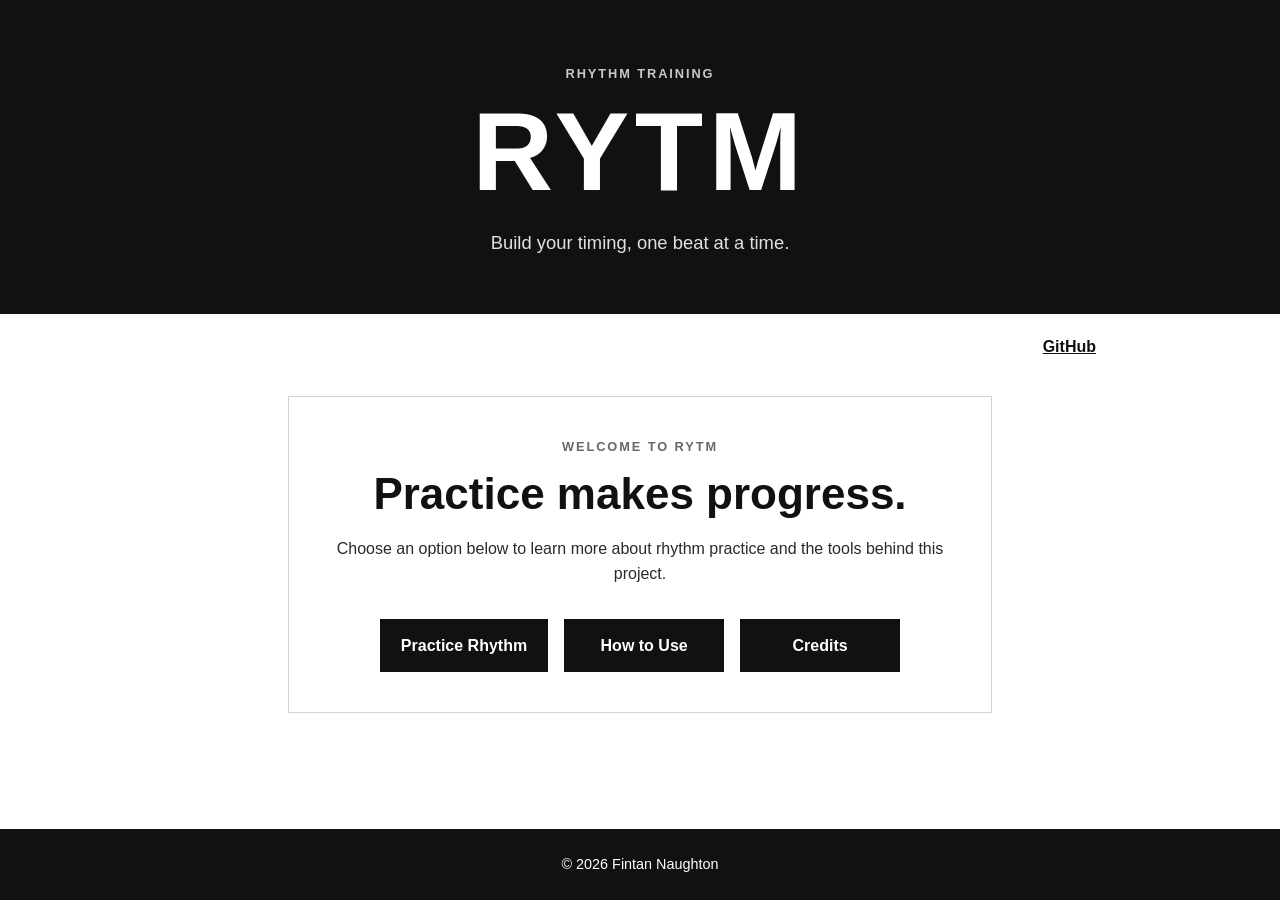
<file: finalProject/index.html>
<!DOCTYPE html>
<html lang="en">
  <head>
    <meta charset="UTF-8" />
    <meta name="viewport" content="width=device-width, initial-scale=1.0" />
    <title>RYTM | Practice Sight Reading</title>
    <link rel="stylesheet" href="./style.css" />
    <script src="./app.js" defer></script>
  </head>
  <body class="page">
    <header class="site-header">
      <div class="header-content">
        <p class="eyebrow">Rhythm training</p>
        <h1>RYTM</h1>
        <p class="hero-copy">
          Build your timing, one beat at a time.
        </p>
      </div>
    </header>

    <nav class="site-nav" aria-label="Main navigation">
      <a class="nav-link" href="https://github.com/finNaughton" target="_blank" rel="noopener noreferrer">GitHub</a>
    </nav>

    <main class="main-content">
      <section class="welcome-section" aria-labelledby="welcome-heading">
        <p class="section-kicker">Welcome to RYTM</p>
        <h2 id="welcome-heading">Practice makes progress.</h2>
        <p>
          Choose an option below to learn more about rhythm practice and the
          tools behind this project.
        </p>
        <div class="action-group" aria-label="RYTM options">
          <button class="action-button" type="button" data-section="practice-section" aria-expanded="false">
            Practice Rhythm
          </button>
          <button class="action-button" type="button" data-section="how-to-section" aria-expanded="false">
            How to Use
          </button>
          <button class="action-button" type="button" data-section="credits-section" aria-expanded="false">
            Credits
          </button>
        </div>
      </section>

      <section class="content-section is-hidden" id="practice-section" aria-labelledby="practice-heading" hidden>
        <p class="section-kicker">Practice mode</p>
        <h2 id="practice-heading">Practice Rhythm</h2>
        <p class="coming-soon">Rhythms Coming Soon</p>
        <p>Check back soon to practice reading and playing rhythms in time.</p>
      </section>

      <section class="content-section is-hidden" id="how-to-section" aria-labelledby="how-to-heading" hidden>
        <p class="section-kicker">Your practice session</p>
        <h2 id="how-to-heading">How to Use</h2>
        <ol class="steps">
          <li>A random rhythm will be presented to you.</li>
          <li>View the rhythm before beginning, then select the practice button.</li>
          <li>Listen for four metronome clicks to get yourself in time.</li>
          <li>Press any key on your keyboard in time with the rhythm.</li>
        </ol>
      </section>

      <section class="content-section is-hidden" id="credits-section" aria-labelledby="credits-heading" hidden>
        <p class="section-kicker">About the project</p>
        <h2 id="credits-heading">Credits</h2>
        <p>
          RYTM was created by
          <a href="https://github.com/finNaughton" target="_blank" rel="noopener noreferrer">Fintan Naughton</a>.
        </p>
        <p>
          Developed with assistance from AI tools, including GitHub Copilot.
        </p>
      </section>
    </main>

    <footer class="site-footer">
      <p>&copy; 2026 Fintan Naughton</p>
    </footer>
  </body>
</html>
</file>
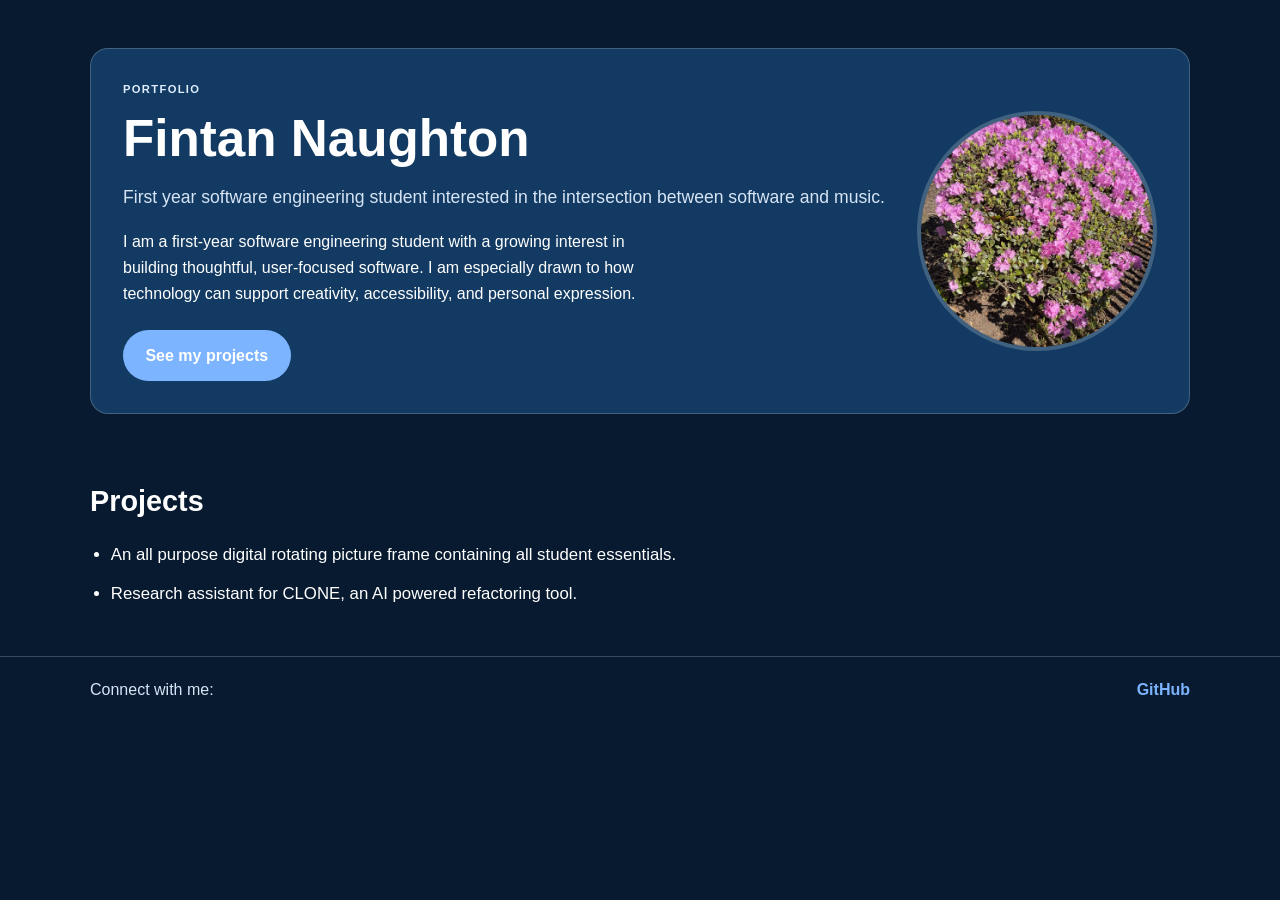
<file: labs/lab3/index.html>
<!DOCTYPE html>
<html lang="en">
  <head>
    <meta charset="UTF-8" />
    <meta name="viewport" content="width=device-width, initial-scale=1.0" />
    <title>Fintan Naughton | Portfolio</title>
    <link rel="stylesheet" href="./style.css" />
  </head>
  <body>
    <header class="site-header">
      <div class="container hero">
        <div class="hero-copy">
          <p class="eyebrow">Portfolio</p>
          <h1>Fintan Naughton</h1>
          <p class="subtitle">
            First year software engineering student interested in the intersection between software and music.
          </p>
          <p class="bio">
            I am a first-year software engineering student with a growing interest in building thoughtful, user-focused software.
            I am especially drawn to how technology can support creativity, accessibility, and personal expression.
          </p>
          <a class="button" href="#projects">See my projects</a>
        </div>

        <div class="hero-visual">
          <img src="./assets/avatar.jpg" width="240" height="240" alt="Portrait of Fintan Naughton" />
        </div>
      </div>
    </header>

    <main>
      <section id="projects" class="projects container" aria-labelledby="projects-heading">
        <h2 id="projects-heading">Projects</h2>
        <ul>
          <li>An all purpose digital rotating picture frame containing all student essentials.</li>
          <li>Research assistant for CLONE, an AI powered refactoring tool.</li>
        </ul>
      </section>
    </main>

    <footer class="site-footer">
      <div class="container footer-content">
        <p>Connect with me:</p>
        <a href="https://github.com/finNaughton" target="_blank" rel="noopener">GitHub</a>
      </div>
    </footer>
  </body>
</html>
</file>
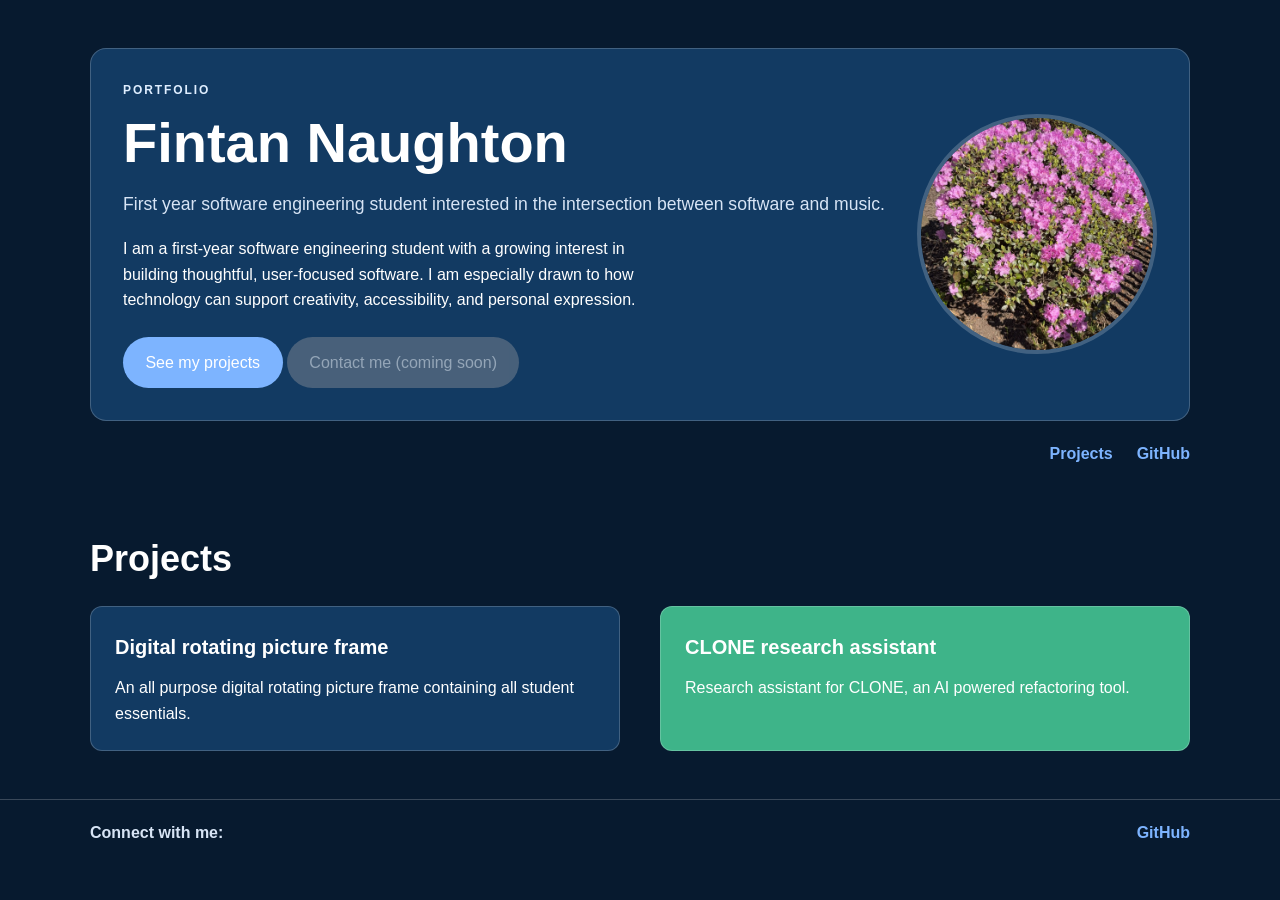
<file: labs/lab4/index.html>
<!DOCTYPE html>
<html lang="en">
  <head>
    <meta charset="UTF-8" />
    <meta name="viewport" content="width=device-width, initial-scale=1.0" />
    <title>Fintan Naughton | Portfolio</title>
    <link rel="stylesheet" href="./style.css" />
  </head>
  <body class="page">
    <header class="site-header">
      <div class="container hero">
        <div class="hero-copy">
          <p class="eyebrow">Portfolio</p>
          <h1 class="hero-title">Fintan Naughton</h1>
          <p class="subtitle">
            First year software engineering student interested in the intersection between software and music.
          </p>
          <p class="bio">
            I am a first-year software engineering student with a growing interest in building thoughtful, user-focused software.
            I am especially drawn to how technology can support creativity, accessibility, and personal expression.
          </p>
          <a class="button" href="#projects">See my projects</a>
          <button class="button contact-button" type="button" disabled>Contact me (coming soon)</button>
        </div>

        <div class="hero-visual">
          <img class="avatar" src="./assets/avatar.jpg" alt="Portrait of Fintan Naughton" />
        </div>
      </div>

      <nav class="site-nav container" aria-label="Primary navigation">
        <a href="#projects">Projects</a>
        <a href="https://github.com/finNaughton" target="_blank" rel="noopener">GitHub</a>
      </nav>
    </header>

    <main>
      <section id="projects" class="projects container" aria-labelledby="projects-heading">
        <h2 class="projects-heading" id="projects-heading">Projects</h2>
        <div class="project-list">
          <article class="card">
            <h3 class="card-title">Digital rotating picture frame</h3>
            <p class="card-copy">An all purpose digital rotating picture frame containing all student essentials.</p>
          </article>
          <article class="card featured"> <!-- Hand edited by FN -->
            <h3 class="card-title">CLONE research assistant</h3>
            <p class="card-copy">Research assistant for CLONE, an AI powered refactoring tool.</p>
          </article>
        </div>
      </section>
    </main>

    <footer class="site-footer">
      <div class="container footer-content">
        <h2 class="footer-heading">Connect with me:</h2>
        <a href="https://github.com/finNaughton" target="_blank" rel="noopener">GitHub</a>
      </div>
    </footer>
  </body>
</html>
</file>
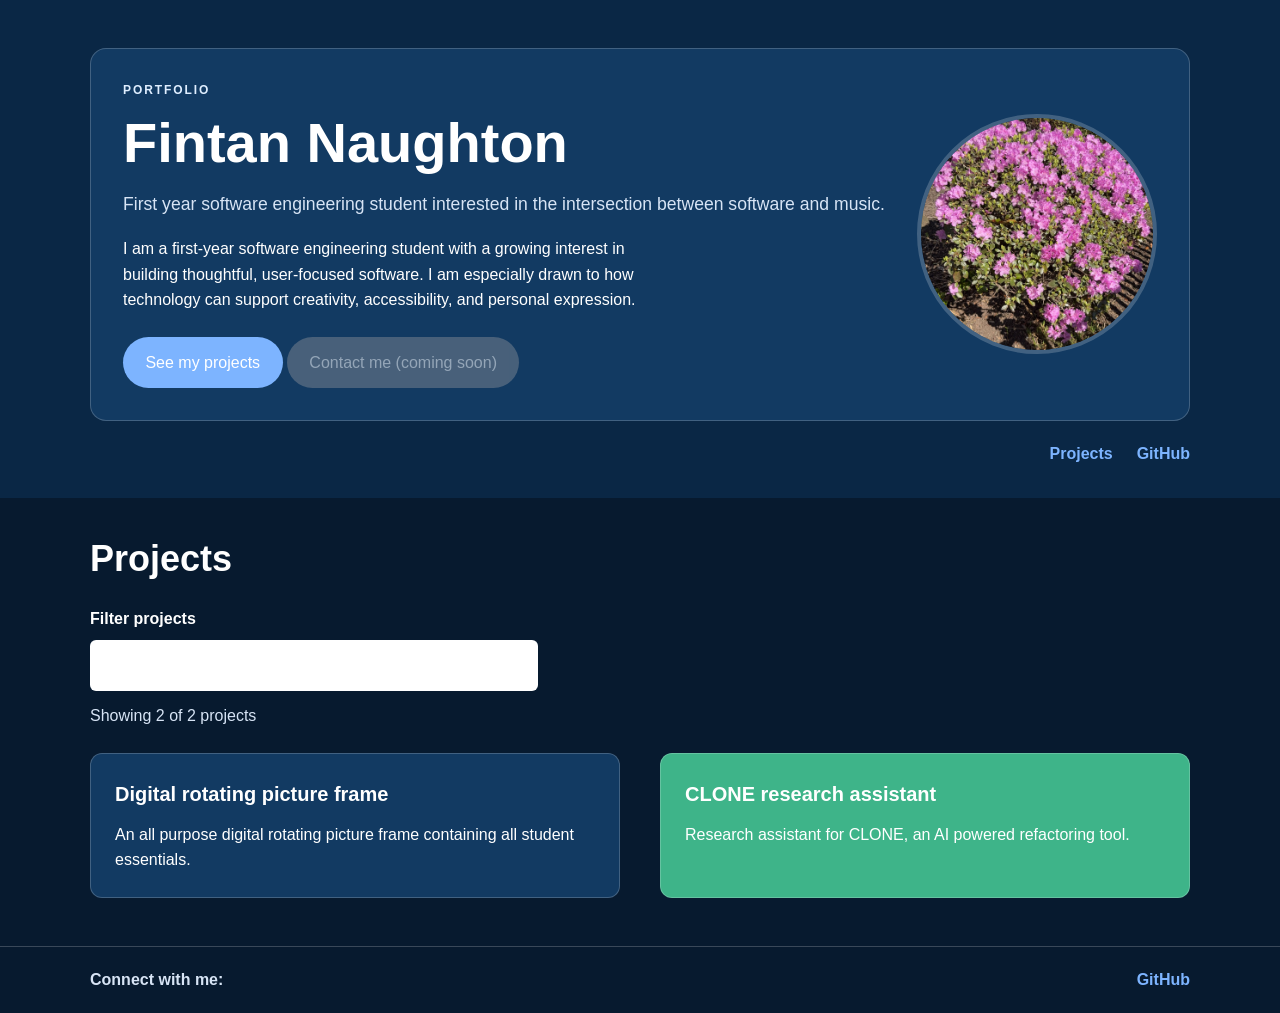
<file: labs/lab5/index.html>
<!DOCTYPE html>
<html lang="en">
  <head>
    <meta charset="UTF-8" />
    <meta name="viewport" content="width=device-width, initial-scale=1.0" />
    <title>Fintan Naughton | Portfolio</title>
    <link rel="stylesheet" href="./style.css" />
    <script src="./app.js" defer></script>
  </head>
  <body class="page">
    <header class="site-header">
      <div class="container hero">
        <div class="hero-copy">
          <p class="eyebrow">Portfolio</p>
          <h1 class="hero-title">Fintan Naughton</h1>
          <p class="subtitle">
            First year software engineering student interested in the intersection between software and music.
          </p>
          <p class="bio">
            I am a first-year software engineering student with a growing interest in building thoughtful, user-focused software.
            I am especially drawn to how technology can support creativity, accessibility, and personal expression.
          </p>
          <a class="button project-button" href="#projects">See my projects</a>
          <button class="button contact-button" type="button" disabled>Contact me (coming soon)</button>
        </div>

        <div class="hero-visual">
          <img class="avatar" src="./assets/avatar.jpg" alt="Portrait of Fintan Naughton" />
        </div>
      </div>

      <nav class="site-nav container" aria-label="Primary navigation">
        <a href="#projects">Projects</a>
        <a href="https://github.com/finNaughton" target="_blank" rel="noopener">GitHub</a>
      </nav>
    </header>

    <main>
      <section id="projects" class="projects container" aria-labelledby="projects-heading">
        <h2 class="projects-heading" id="projects-heading">Projects</h2>
        <div class="project-controls">
          <label class="filter-label" for="filter-input">Filter projects</label>
          <input class="filter-input" id="filter-input" type="search" />
          <p class="project-count" id="project-count">Showing 2 of 2 projects</p>
        </div>
        <div class="project-list">
          <article class="card">
            <h3 class="card-title">Digital rotating picture frame</h3>
            <p class="card-copy">An all purpose digital rotating picture frame containing all student essentials.</p>
          </article>
          <article class="card featured">
            <h3 class="card-title">CLONE research assistant</h3>
            <p class="card-copy">Research assistant for CLONE, an AI powered refactoring tool.</p>
          </article>
        </div>
      </section>
    </main>

    <footer class="site-footer">
      <div class="container footer-content">
        <h2 class="footer-heading">Connect with me:</h2>
        <a href="https://github.com/finNaughton" target="_blank" rel="noopener">GitHub</a>
      </div>
    </footer>
  </body>
</html>
</file>
<file: finalProject/style.css>
*, *::before, *::after {
  box-sizing: border-box;
}

:root {
  --black: #111111;
  --dark-gray: #2a2a2a;
  --mid-gray: #686868;
  --light-gray: #f2f2f2;
  --border-gray: #d2d2d2;
  --white: #ffffff;
}

.page {
  min-width: 0;
  min-height: 100vh;
  margin: 0;
  display: flex;
  flex-direction: column;
  background: var(--white);
  color: var(--black);
  font-family: Arial, Helvetica, sans-serif;
  line-height: 1.6;
}

.site-header {
  padding: 4rem 1.5rem 3.5rem;
  background: var(--black);
  color: var(--white);
  text-align: center;
}

.header-content,
.main-content,
.site-nav {
  width: min(100%, 60rem);
  margin: 0 auto;
}

.eyebrow,
.section-kicker {
  margin: 0 0 0.75rem;
  color: var(--mid-gray);
  font-size: 0.8rem;
  font-weight: 700;
  letter-spacing: 0.12rem;
  text-transform: uppercase;
}

.site-header .eyebrow {
  color: #c8c8c8;
}

h1,
h2,
p {
  overflow-wrap: break-word;
}

h1 {
  margin: 0;
  font-size: clamp(3.5rem, 12vw, 7rem);
  letter-spacing: 0.35rem;
  line-height: 1;
}

h2 {
  margin: 0;
  font-size: clamp(1.8rem, 5vw, 2.75rem);
  line-height: 1.15;
}

.hero-copy {
  max-width: 32rem;
  margin: 1.25rem auto 0;
  color: #e1e1e1;
  font-size: 1.15rem;
}

.site-nav {
  display: flex;
  justify-content: flex-end;
  padding: 1.25rem 1.5rem;
}

.nav-link,
.content-section a {
  color: var(--black);
  font-weight: 700;
}

.nav-link:hover,
.nav-link:focus-visible,
.content-section a:hover,
.content-section a:focus-visible {
  color: var(--mid-gray);
}

.main-content {
  flex: 1;
  padding: 1rem 1.5rem 4rem;
}

.welcome-section,
.content-section {
  max-width: 44rem;
  margin: 0 auto;
  padding: 2.5rem;
  border: 1px solid var(--border-gray);
}

.welcome-section {
  text-align: center;
}

.welcome-section > p:not(.section-kicker),
.content-section > p:not(.section-kicker):not(.coming-soon) {
  max-width: 38rem;
  margin: 1rem auto 0;
  color: var(--dark-gray);
}

.action-group {
  display: flex;
  flex-wrap: wrap;
  justify-content: center;
  gap: 1rem;
  margin-top: 2rem;
}

.action-button {
  min-width: 10rem;
  padding: 0.8rem 1.25rem;
  border: 1px solid var(--black);
  background: var(--black);
  color: var(--white);
  font: inherit;
  font-weight: 700;
  cursor: pointer;
  transition: background-color 0.2s ease, color 0.2s ease, transform 0.1s ease;
}

.action-button:hover {
  background: var(--white);
  color: var(--black);
}

.action-button:focus-visible {
  outline: 0.2rem solid var(--black);
  outline-offset: 0.25rem;
}

.action-button:active {
  background: var(--dark-gray);
  color: var(--white);
  transform: translateY(0.125rem);
}

.action-button:disabled {
  border-color: var(--border-gray);
  background: var(--light-gray);
  color: var(--mid-gray);
  cursor: not-allowed;
}

.content-section {
  margin-top: 2rem;
}

.is-hidden {
  display: none;
}

.content-section .section-kicker {
  color: var(--mid-gray);
}

.coming-soon {
  margin: 1.5rem 0 0;
  font-size: 1.75rem;
  font-weight: 700;
}

.steps {
  max-width: 38rem;
  margin: 1.5rem auto 0;
  padding-left: 1.5rem;
}

.steps li + li {
  margin-top: 0.75rem;
}

.site-footer {
  padding: 1.5rem;
  background: var(--black);
  color: var(--white);
  text-align: center;
}

.site-footer p {
  margin: 0;
  font-size: 0.9rem;
}

@media (max-width: 47.9375rem) {
  .site-header {
    padding: 3rem 1rem 2.5rem;
  }

  .site-nav {
    justify-content: center;
    padding-right: 1rem;
    padding-left: 1rem;
  }

  .main-content {
    padding-right: 1rem;
    padding-left: 1rem;
  }

  .welcome-section,
  .content-section {
    padding: 2rem 1.25rem;
  }

  .action-group {
    flex-direction: column;
  }

  .action-button {
    width: 100%;
  }
}
</file>
<file: labs/lab3/style.css>
* {
  box-sizing: border-box;
}

:root {
  --bg: #071a2f;
  --panel: #123a62;
  --text: #ffffff;
  --muted: #d7e4f5;
  --accent: #7db4ff;
  --accent-dark: #4f8fe7;
  --border: rgba(255, 255, 255, 0.2);
}

html {
  scroll-behavior: smooth;
}

body {
  margin: 0;
  font-family: Arial, Helvetica, sans-serif;
  background: var(--bg);
  color: var(--text);
  line-height: 1.6;
}

img {
  max-width: 100%;
  display: block;
}

.container {
  width: min(1100px, calc(100% - 32px));
  margin: 0 auto;
}

.site-header {
  padding: 48px 0 32px;
  background: var(--bg);
}

.hero {
  display: flex;
  align-items: center;
  justify-content: space-between;
  gap: 32px;
  background: var(--panel);
  border: 1px solid var(--border);
  border-radius: 18px;
  padding: 32px;
}

.hero-copy {
  flex: 1 1 60%;
}

.eyebrow {
  margin: 0 0 12px;
  text-transform: uppercase;
  letter-spacing: 0.12em;
  font-size: 0.7rem;
  font-weight: 700;
  color: #dfeeff;
}

h1 {
  margin: 0;
  font-size: clamp(2.3rem, 4vw, 4rem);
  line-height: 1.1;
}

.subtitle {
  margin: 16px 0 0;
  font-size: 1.1rem;
  color: var(--muted);
}

.bio {
  margin: 18px 0 0;
  max-width: 58ch;
  color: var(--text);
}

.button {
  display: inline-block;
  margin-top: 24px;
  padding: 0.8rem 1.4rem;
  background: var(--accent);
  color: #ffffff;
  border-radius: 999px;
  text-decoration: none;
  font-weight: 700;
  transition: background 0.2s ease;
}

.button:hover,
.button:focus {
  background: var(--accent-dark);
}

.hero-visual {
  flex: 0 0 240px;
  display: flex;
  justify-content: center;
}

.hero-visual img {
  width: 240px;
  height: 240px;
  object-fit: cover;
  border-radius: 50%;
  border: 4px solid var(--border);
}

.projects {
  padding: 32px 0 48px;
  color: var(--text);
}

.projects h2 {
  margin: 0 0 18px;
  font-size: clamp(1.8rem, 2vw, 2.5rem);
}

.projects ul {
  margin: 0;
  padding-left: 1.3rem;
  font-size: 1.05rem;
}

.projects li + li {
  margin-top: 0.75rem;
}

.site-footer {
  background: var(--bg);
  border-top: 1px solid var(--border);
  padding: 20px 0;
}

.footer-content {
  display: flex;
  align-items: center;
  justify-content: space-between;
  gap: 16px;
}

.footer-content p {
  margin: 0;
  color: var(--muted);
}

.footer-content a {
  color: var(--accent);
  font-weight: 700;
  text-decoration: none;
}

.footer-content a:hover,
.footer-content a:focus {
  text-decoration: underline;
}

@media (max-width: 767px) {
  .site-header {
    padding-top: 24px;
  }

  .hero {
    flex-direction: column;
    text-align: center;
    padding: 24px 18px;
  }

  .hero-copy,
  .hero-visual {
    width: 100%;
    flex-basis: auto;
  }

  .bio {
    max-width: none;
  }

  .button {
    width: 100%;
    text-align: center;
  }

  .footer-content {
    flex-direction: column;
    text-align: center;
  }
}
</file>
<file: labs/lab4/style.css>
*, *::before, *::after {
  box-sizing: border-box;
}

.page {
  --bg: #071a2f;
  --panel: #123a62;
  --text: #ffffff;
  --muted: #d7e4f5;
  --accent: #7db4ff;
  --accent-dark: #4f8fe7;
  --border: rgba(255, 255, 255, 0.2);
  margin: 0;
  font-family: Arial, Helvetica, sans-serif;
  background: var(--bg);
  color: var(--text);
  line-height: 1.6;
  scroll-behavior: smooth;
}

.container {
  width: min(68.75rem, calc(100% - 2rem));
  margin: 0 auto;
}

.site-header {
  padding: 3rem 0 2rem;
  background: var(--bg);
}

.hero {
  display: flex;
  align-items: center;
  justify-content: space-between;
  gap: 2rem;
  background: var(--panel);
  border: 1px solid var(--border);
  border-radius: 1rem;
  padding: 2rem;
}

.hero-copy {
  flex: 1 1 60%;
}

.eyebrow {
  margin: 0 0 0.75rem;
  text-transform: uppercase;
  letter-spacing: 0.12rem;
  font-size: 0.75rem;
  font-weight: 700;
  color: #dfeeff;
}

.hero-title {
  margin: 0;
  font-size: 3.5rem;
  line-height: 1.1;
}

.subtitle {
  margin: 1rem 0 0;
  font-size: 1.1rem;
  color: var(--muted);
}

.bio {
  margin: 1.125rem 0 0;
  max-width: 58ch;
  color: var(--text);
}

.button {
  display: inline-block;
  margin-top: 1.5rem;
  padding: 0.8rem 1.4rem;
  background: var(--accent);
  color: #ffffff;
  border-radius: 2rem;
  text-decoration: none;
  font-weight: 700;
  font: inherit;
  cursor: pointer;
  transition: background 0.2s ease, transform 0.1s ease, outline 0.1s ease;
}

.button:hover {
  background: var(--accent-dark);
}

.button:focus-visible {
  outline: 0.2rem solid #ffffff;
  outline-offset: 0.2rem;
}

.button:active {
  background: #2f6fbd;
  transform: translateY(0.125rem);
}

.button:disabled {
  background: #5f7185;
  color: #cbd3dc;
  cursor: not-allowed;
  opacity: 0.7;
}

.contact-button {
  border: 0;
}

.hero-visual {
  flex: 0 0 15rem;
  display: flex;
  justify-content: center;
}

.avatar {
  width: 15rem;
  height: 15rem;
  max-width: 100%;
  object-fit: cover;
  border-radius: 50%;
  border: 0.25rem solid var(--border);
}

.site-nav {
  display: flex;
  justify-content: flex-end;
  gap: 1.5rem;
  padding-top: 1.25rem;
}

.site-nav a,
.footer-content a {
  color: var(--accent);
  font-weight: 700;
  text-decoration: none;
}

.site-nav a:hover,
.site-nav a:focus,
.footer-content a:hover,
.footer-content a:focus {
  text-decoration: underline;
}

.projects {
  padding: 2rem 0 3rem;
  color: var(--text);
}

.projects-heading {
  margin: 0 0 1.125rem;
  font-size: 2.25rem;
}

.project-list {
  display: flex;
  flex-wrap: wrap;
  gap: 2.5rem; /*Hand edited by FN*/
}

.card {
  flex: 1 1 20rem;
  min-width: 0;
  padding: 1.5rem;
  background: var(--panel);
  border: 1px solid var(--border);
  border-radius: 0.75rem;
}

/* hand-edited by FN */
  .featured {
  background-color: #3EB489;
}

.card-title {
  margin: 0;
  font-size: 1.25rem;
}

.card-copy {
  margin: 0.75rem 0 0;
}

.site-footer {
  background: var(--bg);
  border-top: 1px solid var(--border);
  padding: 1.25rem 0;
}

.footer-content {
  display: flex;
  align-items: center;
  justify-content: space-between;
  gap: 1rem;
}

.footer-heading {
  margin: 0;
  font-size: 1rem;
  color: var(--muted);
}

@media (max-width: 767px) {
  .site-header {
    padding-top: 1.5rem;
  }

  .hero {
    flex-direction: column;
    text-align: center;
    padding: 1.5rem 1.125rem;
  }

  .hero-copy,
  .hero-visual {
    width: 100%;
    flex-basis: auto;
  }

  .bio {
    max-width: none;
  }

  .hero-title {
    font-size: 2.25rem;
  }

  .button {
    width: 100%;
    text-align: center;
  }

  .site-nav {
    justify-content: center;
  }

  .footer-content {
    flex-direction: column;
    text-align: center;
  }
}
</file>
<file: labs/lab5/style.css>
*, *::before, *::after {
  box-sizing: border-box;
}

.page {
  --bg: #071a2f;
  --header-bg: #0a2745;
  --panel: #123a62;
  --text: #ffffff;
  --muted: #d7e4f5;
  --accent: #7db4ff;
  --accent-dark: #4f8fe7;
  --border: rgba(255, 255, 255, 0.2);
  margin: 0;
  font-family: Arial, Helvetica, sans-serif;
  background: var(--bg);
  color: var(--text);
  line-height: 1.6;
  scroll-behavior: smooth;
}

.container {
  width: min(68.75rem, calc(100% - 2rem));
  margin: 0 auto;
}

.site-header {
  padding: 3rem 0 2rem;
  background: var(--header-bg);
}

.hero {
  display: flex;
  align-items: center;
  justify-content: space-between;
  gap: 2rem;
  background: var(--panel);
  border: 1px solid var(--border);
  border-radius: 1rem;
  padding: 2rem;
}

.hero-copy {
  flex: 1 1 60%;
}

.eyebrow {
  margin: 0 0 0.75rem;
  text-transform: uppercase;
  letter-spacing: 0.12rem;
  font-size: 0.75rem;
  font-weight: 700;
  color: #dfeeff;
}

.hero-title {
  margin: 0;
  font-size: 3.5rem;
  line-height: 1.1;
}

.subtitle {
  margin: 1rem 0 0;
  font-size: 1.1rem;
  color: var(--muted);
}

.bio {
  margin: 1.125rem 0 0;
  max-width: 58ch;
  color: var(--text);
}

.button {
  display: inline-block;
  margin-top: 1.5rem;
  padding: 0.8rem 1.4rem;
  background: var(--accent);
  color: #ffffff;
  border-radius: 2rem;
  text-decoration: none;
  font-weight: 700;
  font: inherit;
  cursor: pointer;
  transition: background 0.2s ease, transform 0.1s ease, outline 0.1s ease;
}

.button:hover {
  background: var(--accent-dark);
}

.button:focus-visible {
  outline: 0.2rem solid #ffffff;
  outline-offset: 0.2rem;
}

.button:active {
  background: #2f6fbd;
  transform: translateY(0.125rem);
}

.button:disabled {
  background: #5f7185;
  color: #cbd3dc;
  cursor: not-allowed;
  opacity: 0.7;
}

.project-button:disabled {
  background: #5f7185;
  color: #cbd3dc;
  cursor: not-allowed;
}

.contact-button {
  border: 0;
}

.hero-visual {
  flex: 0 0 15rem;
  display: flex;
  justify-content: center;
}

.avatar {
  width: 15rem;
  height: 15rem;
  max-width: 100%;
  object-fit: cover;
  border-radius: 50%;
  border: 0.25rem solid var(--border);
}

.site-nav {
  display: flex;
  justify-content: flex-end;
  gap: 1.5rem;
  padding-top: 1.25rem;
}

.site-nav a,
.footer-content a {
  color: var(--accent);
  font-weight: 700;
  text-decoration: none;
}

.site-nav a:hover,
.site-nav a:focus,
.footer-content a:hover,
.footer-content a:focus {
  text-decoration: underline;
}

.projects {
  padding: 2rem 0 3rem;
  color: var(--text);
}

.projects-heading {
  margin: 0 0 1.125rem;
  font-size: 2.25rem;
}

.project-controls {
  margin-bottom: 1.5rem;
}

.filter-label {
  display: block;
  margin-bottom: 0.5rem;
  font-weight: 700;
}

.filter-input {
  width: min(100%, 28rem);
  padding: 0.75rem;
  border: 1px solid var(--border);
  border-radius: 0.375rem;
  font: inherit;
}

.filter-input:focus-visible {
  outline: 0.2rem solid var(--accent);
  outline-offset: 0.125rem;
}

.project-count {
  margin: 0.75rem 0 0;
  color: var(--muted);
}

.project-list {
  display: flex;
  flex-wrap: wrap;
  gap: 2.5rem; /*Hand edited by FN*/
}

.card {
  flex: 1 1 20rem;
  min-width: 0;
  padding: 1.5rem;
  background: var(--panel);
  border: 1px solid var(--border);
  border-radius: 0.75rem;
}

/* hand-edited by FN */
  .featured {
  background-color: #3EB489;
}

.card-title {
  margin: 0;
  font-size: 1.25rem;
}

.card-copy {
  margin: 0.75rem 0 0;
}

.is-hidden { /*hand edited by FN*/
  display: none;
}

.site-footer {
  background: var(--bg);
  border-top: 1px solid var(--border);
  padding: 1.25rem 0;
}

.footer-content {
  display: flex;
  align-items: center;
  justify-content: space-between;
  gap: 1rem;
}

.footer-heading {
  margin: 0;
  font-size: 1rem;
  color: var(--muted);
}

@media (max-width: 767px) {
  .site-header {
    padding-top: 1.5rem;
  }

  .hero {
    flex-direction: column;
    text-align: center;
    padding: 1.5rem 1.125rem;
  }

  .hero-copy,
  .hero-visual {
    width: 100%;
    flex-basis: auto;
  }

  .bio {
    max-width: none;
  }

  .hero-title {
    font-size: 2.25rem;
  }

  .button {
    width: 100%;
    text-align: center;
  }

  .site-nav {
    justify-content: center;
  }

  .footer-content {
    flex-direction: column;
    text-align: center;
  }
}
</file>
